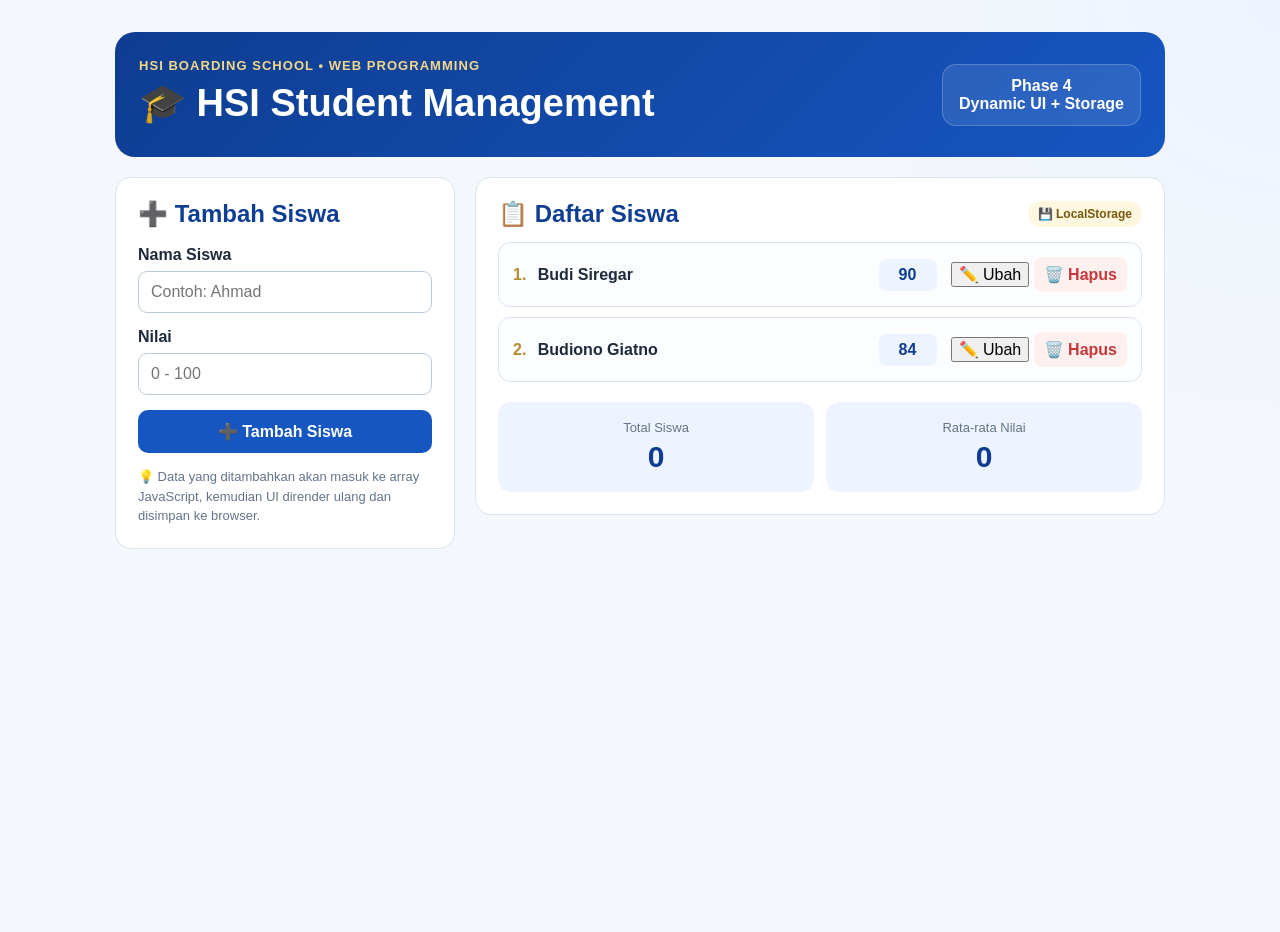
<file: Semester 1/Materi/day 9/index.html>
<!DOCTYPE html>
<html lang="id">
<head>
  <meta charset="UTF-8">
  <meta name="viewport" content="width=device-width, initial-scale=1.0">
  <title>HSI Student Management</title>
  <style>
    :root {
      --blue:#1656c1; --blue-dark:#0e3d91; --blue-soft:#edf4ff;
      --gold:#b58b2f; --gold-soft:#fff7df; --white:#fff; --bg:#f4f7fb;
      --text:#1e293b; --muted:#64748b; --border:#dbe4f0;
      --danger:#c63737; --danger-soft:#fff0f0; --radius:16px;
    }
    *{box-sizing:border-box}
    body{margin:0;min-height:100vh;font-family:Arial,sans-serif;background:radial-gradient(circle at top right,#edf4ff 0,transparent 30%),var(--bg);color:var(--text)}
    button,input{font:inherit} button{cursor:pointer}
    .page{width:min(1050px,calc(100% - 30px));margin:32px auto 50px}
    .header{display:flex;justify-content:space-between;align-items:center;gap:20px;padding:24px;margin-bottom:20px;color:var(--white);background:linear-gradient(135deg,var(--blue-dark),var(--blue));border-radius:20px}
    .school{display:inline-block;margin-bottom:8px;font-size:13px;font-weight:bold;letter-spacing:.08em;color:#f5d784}
    .header h1{margin:0 0 8px;font-size:clamp(24px,5vw,38px)}
    .header p{margin:0;max-width:650px;line-height:1.5;color:#dbeafe}
    .phase-badge{flex-shrink:0;padding:12px 16px;border:1px solid rgba(255,255,255,.2);border-radius:14px;text-align:center;font-weight:bold;background:rgba(255,255,255,.1)}
    .concept-row{display:grid;grid-template-columns:repeat(4,1fr);gap:10px;margin-bottom:20px}
    .concept{padding:13px;background:var(--white);border:1px solid var(--border);border-radius:13px;text-align:center;font-weight:bold;font-size:14px}
    .concept span{display:block;margin-top:4px;color:var(--muted);font-size:12px;font-weight:normal}
    .app-grid{display:grid;grid-template-columns:340px 1fr;gap:20px;align-items:start}
    .card{background:var(--white);border:1px solid var(--border);border-radius:var(--radius);padding:22px}
    .card h2{margin:0 0 18px;color:var(--blue-dark)}
    label{display:block;margin-bottom:7px;font-weight:bold}
    input{width:100%;padding:11px 12px;margin-bottom:15px;border:1px solid #bcc9d9;border-radius:9px;outline:none}
    input:focus{border-color:var(--blue);box-shadow:0 0 0 3px var(--blue-soft)}
    .primary-btn{width:100%;padding:12px;border:0;border-radius:10px;color:var(--white);background:var(--blue);font-weight:bold}
    .primary-btn:hover{background:var(--blue-dark)}
    .form-note{margin:14px 0 0;color:var(--muted);font-size:13px;line-height:1.5}
    .list-header{display:flex;justify-content:space-between;align-items:center;gap:10px;margin-bottom:14px}
    .list-header h2{margin:0}
    .saved-status{padding:6px 10px;border-radius:999px;color:#76580c;background:var(--gold-soft);font-size:12px;font-weight:bold}
    .student-list{display:grid;gap:10px}
    .student-item{display:grid;grid-template-columns:1fr auto auto;align-items:center;gap:14px;padding:14px;border:1px solid var(--border);border-radius:12px;background:#fbfdff}
    .student-name{font-weight:bold}
    .student-number{display:inline-block;margin-right:7px;color:var(--gold)}
    .score{min-width:58px;padding:7px 10px;border-radius:8px;text-align:center;font-weight:bold;color:var(--blue-dark);background:var(--blue-soft)}
    .delete-btn{border:0;border-radius:8px;padding:8px 10px;color:var(--danger);background:var(--danger-soft);font-weight:bold}
    .empty{padding:28px;border:1px dashed #b9c7d8;border-radius:12px;text-align:center;color:var(--muted);background:#fbfdff}
    .stats{display:grid;grid-template-columns:repeat(2,1fr);gap:12px;margin-top:20px}
    .stat-box{padding:18px;border-radius:13px;text-align:center;color:var(--blue-dark);background:var(--blue-soft)}
    .stat-box span{display:block;margin-bottom:5px;color:var(--muted);font-size:13px}
    .stat-box strong{font-size:30px}
    @media(max-width:800px){.app-grid{grid-template-columns:1fr}.concept-row{grid-template-columns:repeat(2,1fr)}.header{align-items:flex-start;flex-direction:column}}
    @media(max-width:520px){.page{width:min(100% - 18px,1050px);margin-top:15px}.concept-row{grid-template-columns:1fr}.student-item{grid-template-columns:1fr auto}.score{grid-column:2;grid-row:1}.delete-btn{grid-column:1/-1}}
  </style>
  <!-- defer adalah atribut yang digunakan untuk menunda penggunaan JS hingga halaman selesai dimuat -->
  <script src="script.js" defer></script>
</head>
<body>
  <main class="page">
    <header class="header">
      <div>
        <span class="school">HSI BOARDING SCHOOL • WEB PROGRAMMING</span>
        <h1>🎓 HSI Student Management</h1>
      </div>
      <div class="phase-badge">Phase 4<br>Dynamic UI + Storage</div>
    </header>

    <section class="app-grid">
      <section class="card">
        <h2>➕ Tambah Siswa</h2>
        <form id="studentForm">
          <label for="studentName">Nama Siswa</label>
          <input id="studentName" type="text" placeholder="Contoh: Ahmad" autocomplete="off" required>

          <label for="studentScore">Nilai</label>
          <input id="studentScore" type="number" min="0" max="100" placeholder="0 - 100" required>

          <button class="primary-btn" type="submit">➕ Tambah Siswa</button>
        </form>
        <p class="form-note">💡 Data yang ditambahkan akan masuk ke array JavaScript, kemudian UI dirender ulang dan disimpan ke browser.</p>
      </section>

      <section class="card">
        <div class="list-header">
          <h2>📋 Daftar Siswa</h2>
          <span class="saved-status">💾 LocalStorage</span>
        </div>

        <div id="studentList" class="student-list"></div>

        <div class="stats">
          <div class="stat-box"><span>Total Siswa</span><strong id="totalStudents">0</strong></div>
          <div class="stat-box"><span>Rata-rata Nilai</span><strong id="averageScore">0</strong></div>
        </div>
      </section>
    </section>
  </main>
</body>
</html>
</file>
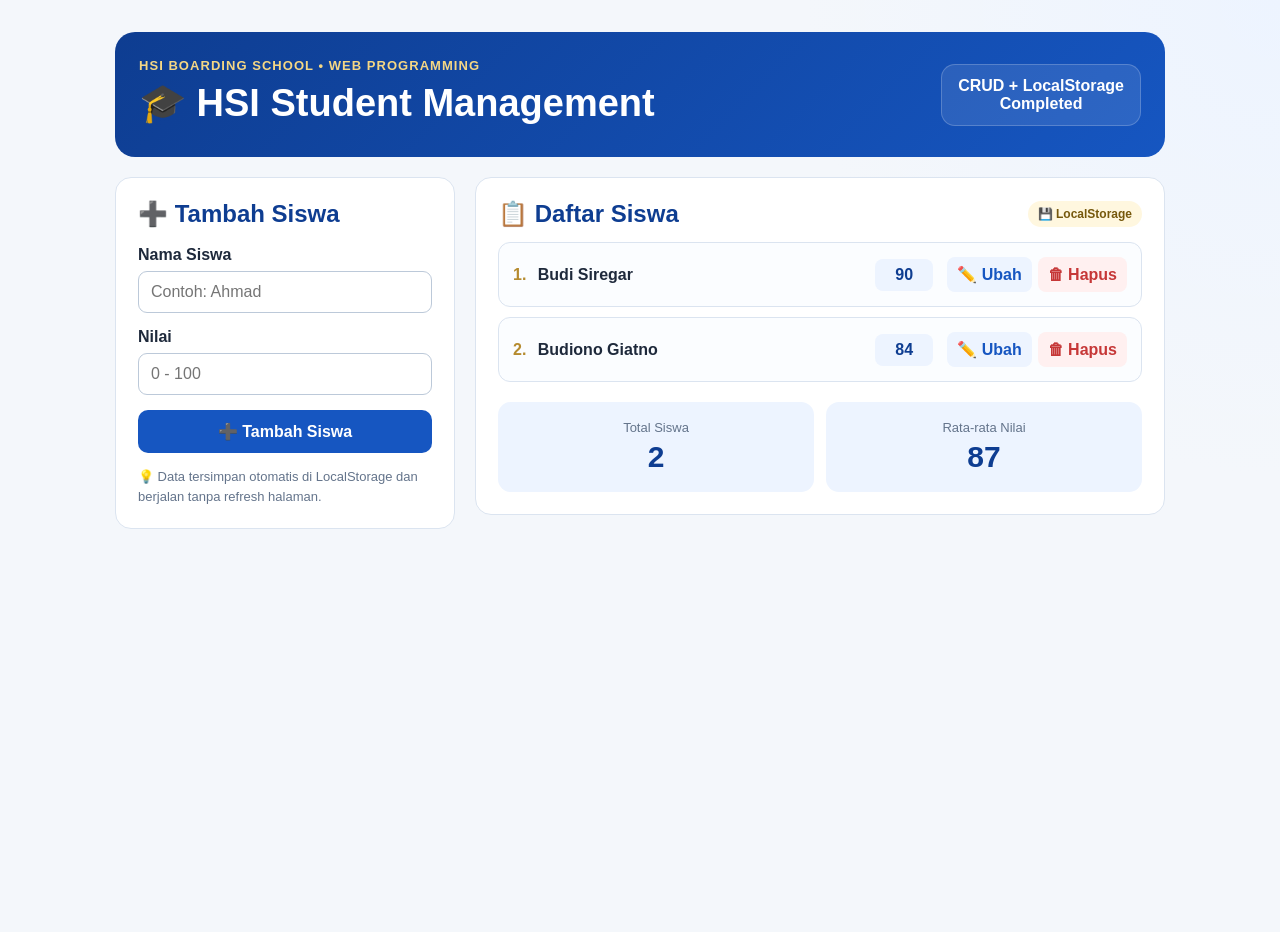
<file: Semester 1/Tugas/Tugas Pekan 3/index.html>
<!DOCTYPE html>
<html lang="id">
<head>
  <meta charset="UTF-8">
  <meta name="viewport" content="width=device-width, initial-scale=1.0">
  <title>HSI Student Management</title>
  <style>
    :root {
      --blue: #1656c1;
      --blue-dark: #0e3d91;
      --blue-soft: #edf4ff;
      --gold: #b58b2f;
      --gold-soft: #fff7df;
      --white: #fff;
      --bg: #f4f7fb;
      --text: #1e293b;
      --muted: #64748b;
      --border: #dbe4f0;
      --danger: #c63737;
      --danger-soft: #fff0f0;
      --radius: 16px;
      --success: #10b981;
      --success-soft: #ecfdf5;
    }

    * {
      box-sizing: border-box;
    }

    body {
      margin: 0;
      min-height: 100vh;
      font-family: Arial, sans-serif;
      background: radial-gradient(circle at top right, #edf4ff 0, transparent 30%), var(--bg);
      color: var(--text);
    }

    button, input {
      font: inherit;
    }

    button {
      cursor: pointer;
    }

    .page {
      width: min(1050px, calc(100% - 30px));
      margin: 32px auto 50px;
    }

    .header {
      display: flex;
      justify-content: space-between;
      align-items: center;
      gap: 20px;
      padding: 24px;
      margin-bottom: 20px;
      color: var(--white);
      background: linear-gradient(135deg, var(--blue-dark), var(--blue));
      border-radius: 20px;
    }

    .school {
      display: inline-block;
      margin-bottom: 8px;
      font-size: 13px;
      font-weight: bold;
      letter-spacing: .08em;
      color: #f5d784;
    }

    .header h1 {
      margin: 0 0 8px;
      font-size: clamp(24px, 5vw, 38px);
    }

    .header p {
      margin: 0;
      max-width: 650px;
      line-height: 1.5;
      color: #dbeafe;
    }

    .phase-badge {
      flex-shrink: 0;
      padding: 12px 16px;
      border: 1px solid rgba(255, 255, 255, .2);
      border-radius: 14px;
      text-align: center;
      font-weight: bold;
      background: rgba(255, 255, 255, .1);
    }
    
    /* Alert / Notifikasi */
    .alert {
      padding: 12px 16px;
      border-radius: 10px;
      margin-bottom: 15px;
      font-size: 14px;
      font-weight: bold;
      display: none;
    }

    .alert.success {
      background-color: var(--success-soft);
      color: var(--success);
      border: 1px solid #a7f3d0;
      display: block;
    }

    .app-grid {
      display: grid;
      grid-template-columns: 340px 1fr;
      gap: 20px;
      align-items: start;
    }

    .card {
      background: var(--white);
      border: 1px solid var(--border);
      border-radius: var(--radius);
      padding: 22px;
    }

    .card h2 {
      margin: 0 0 18px;
      color: var(--blue-dark);
    }

    label {
      display: block;
      margin-bottom: 7px;
      font-weight: bold;
    }

    input {
      width: 100%;
      padding: 11px 12px;
      margin-bottom: 15px;
      border: 1px solid #bcc9d9;
      border-radius: 9px;
      outline: none;
    }

    input:focus {
      border-color: var(--blue);
      box-shadow: 0 0 0 3px var(--blue-soft);
    }
    
    .btn-group {
      display: flex;
      gap: 8px;
    }

    .primary-btn {
      width: 100%;
      padding: 12px;
      border: 0;
      border-radius: 10px;
      color: var(--white);
      background: var(--blue);
      font-weight: bold;
    }

    .primary-btn:hover {
      background: var(--blue-dark);
    }
    
    .cancel-btn {
      padding: 12px 16px;
      border: 1px solid var(--border);
      border-radius: 10px;
      color: var(--muted);
      background: var(--white);
      font-weight: bold;
      display: none;
    }

    .cancel-btn:hover {
      background: #f1f5f9;
    }

    .form-note {
      margin: 14px 0 0;
      color: var(--muted);
      font-size: 13px;
      line-height: 1.5;
    }

    .list-header {
      display: flex;
      justify-content: space-between;
      align-items: center;
      gap: 10px;
      margin-bottom: 14px;
    }

    .list-header h2 {
      margin: 0;
    }

    .saved-status {
      padding: 6px 10px;
      border-radius: 999px;
      color: #76580c;
      background: var(--gold-soft);
      font-size: 12px;
      font-weight: bold;
    }

    .student-list {
      display: grid;
      gap: 10px;
      max-height: 400px;
      overflow-y: auto;
    }

    .student-item {
      display: grid;
      grid-template-columns: 1fr auto auto;
      align-items: center;
      gap: 14px;
      padding: 14px;
      border: 1px solid var(--border);
      border-radius: 12px;
      background: #fbfdff;
    }

    .student-name {
      font-weight: bold;
    }

    .student-number {
      display: inline-block;
      margin-right: 7px;
      color: var(--gold);
    }

    .score {
      min-width: 58px;
      padding: 7px 10px;
      border-radius: 8px;
      text-align: center;
      font-weight: bold;
      color: var(--blue-dark);
      background: var(--blue-soft);
    }
    
    .action-buttons {
      display: flex;
      gap: 6px;
    }

    .edit-btn {
      border: 0;
      border-radius: 8px;
      padding: 8px 10px;
      color: var(--blue);
      background: var(--blue-soft);
      font-weight: bold;
    }

    .delete-btn {
      border: 0;
      border-radius: 8px;
      padding: 8px 10px;
      color: var(--danger);
      background: var(--danger-soft);
      font-weight: bold;
    }
    
    .empty {
      padding: 28px;
      border: 1px dashed #b9c7d8;
      border-radius: 12px;
      text-align: center;
      color: var(--muted);
      background: #fbfdff;
    }

    .stats {
      display: grid;
      grid-template-columns: repeat(2, 1fr);
      gap: 12px;
      margin-top: 20px;
    }

    .stat-box {
      padding: 18px;
      border-radius: 13px;
      text-align: center;
      color: var(--blue-dark);
      background: var(--blue-soft);
    }

    .stat-box span {
      display: block;
      margin-bottom: 5px;
      color: var(--muted);
      font-size: 13px;
    }

    .stat-box strong {
      font-size: 30px;
    }

    @media (max-width: 800px) {
      .app-grid {
        grid-template-columns: 1fr;
      }
      .header {
        align-items: flex-start;
        flex-direction: column;
      }
    }
  </style>
  <script src="main.js" defer></script>
</head>
<body>
  <main class="page">
    <header class="header">
      <div>
        <span class="school">HSI BOARDING SCHOOL • WEB PROGRAMMING</span>
        <h1>🎓 HSI Student Management</h1>
      </div>
      <div class="phase-badge">CRUD + LocalStorage<br>Completed</div>
    </header>

    <section class="app-grid">
      <section class="card">
        <h2 id="formTitle">➕ Tambah Siswa</h2>
        
        <!-- Notifikasi Pesan -->
        <div id="alertMessage" class="alert"></div>

        <form id="studentForm">
          <input type="hidden" id="studentIndex" value="">
          
          <label for="studentName">Nama Siswa</label>
          <input id="studentName" type="text" placeholder="Contoh: Ahmad" autocomplete="off" required>

          <label for="studentScore">Nilai</label>
          <input id="studentScore" type="number" min="0" max="100" placeholder="0 - 100" required>

          <div class="btn-group">
            <button class="primary-btn" id="submitBtn" type="submit">➕ Tambah Siswa</button>
            <button class="cancel-btn" id="cancelBtn" type="button">Batal</button>
          </div>
        </form>
        <p class="form-note">💡 Data tersimpan otomatis di LocalStorage dan berjalan tanpa refresh halaman.</p>
      </section>

      <section class="card">
        <div class="list-header">
          <h2>📋 Daftar Siswa</h2>
          <span class="saved-status">💾 LocalStorage</span>
        </div>

        <div id="studentList" class="student-list"></div>

        <div class="stats">
          <div class="stat-box">
            <span>Total Siswa</span>
            <strong id="totalStudents">0</strong>
          </div>
          <div class="stat-box">
            <span>Rata-rata Nilai</span>
            <strong id="averageScore">0</strong>
          </div>
        </div>
      </section>
    </section>
  </main>
</body>
</html>
</file>
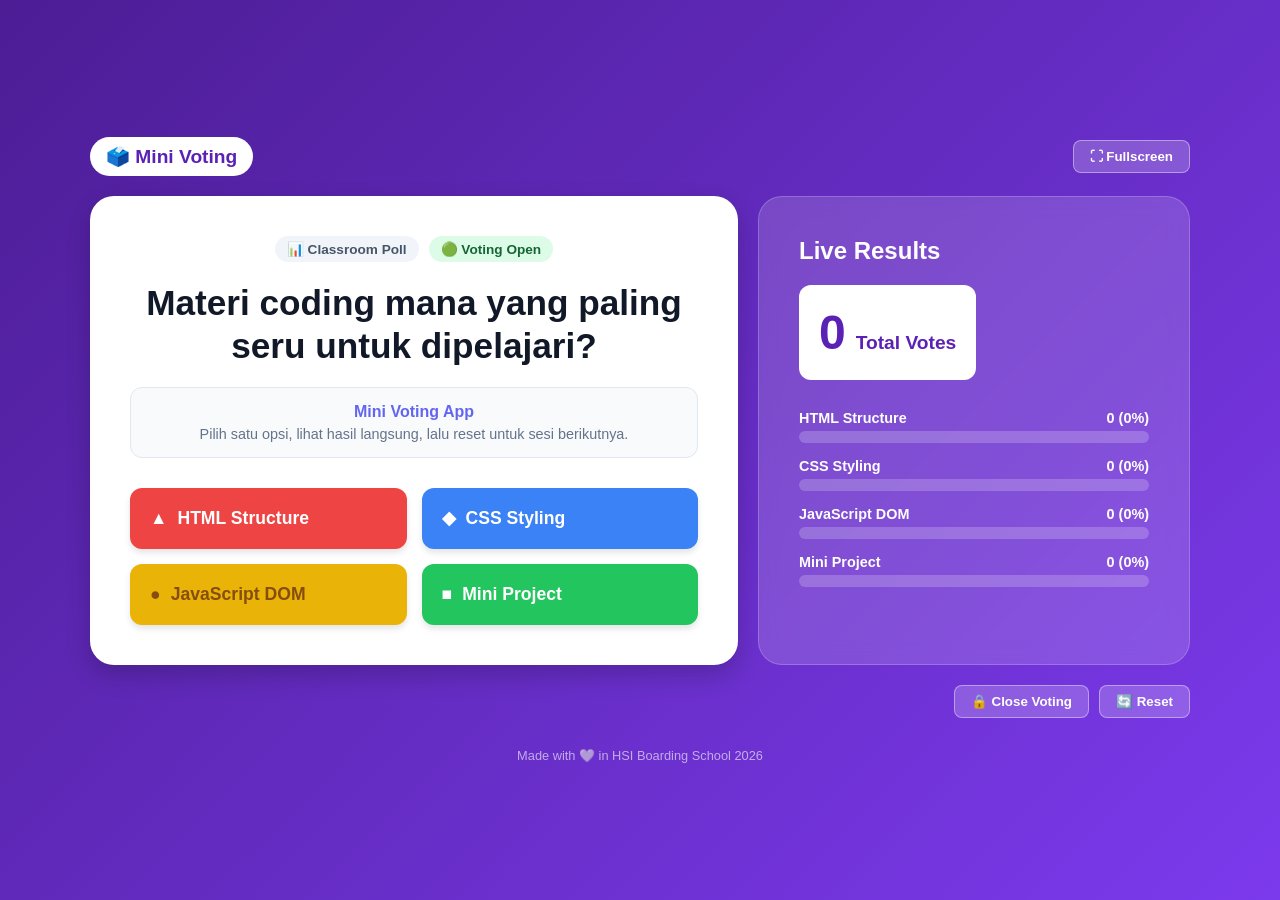
<file: Semester 1/Tugas/Tugas Montly 1/APLIKASI PEMUNGUTAN SUARA MINI/index.html>
<!DOCTYPE html>
<html lang="id">
<head>
    <meta charset="UTF-8">
    <meta name="viewport" content="width=device-width, initial-scale=1.0">
    <title>Mini Voting App - HSI BS</title>
    <link rel="stylesheet" href="style.css">
</head>
<body>
    <div class="app-container">
        <!-- Header -->
        <header>
            <div class="logo">🗳️ Mini Voting</div>
            <button id="fullscreen-btn" class="btn-secondary">⛶ Fullscreen</button>
        </header>

        <!-- Main Content Grid -->
        <main class="grid-container">
            <!-- Panel Kiri: Voting -->
            <section class="voting-panel">
                <div class="badges">
                    <span class="badge gray">📊 Classroom Poll</span>
                    <span class="badge green">🟢 Voting Open</span>
                </div>
                
                <h1>Materi coding mana yang paling seru untuk dipelajari?</h1>
                
                <div class="description-box">
                    <strong>Mini Voting App</strong>
                    <p>Pilih satu opsi, lihat hasil langsung, lalu reset untuk sesi berikutnya.</p>
                </div>

                <div class="voting-options">
                    <button class="vote-btn red" data-choice="html">
                        <span class="icon">▲</span> HTML Structure
                    </button>
                    <button class="vote-btn blue" data-choice="css">
                        <span class="icon">◆</span> CSS Styling
                    </button>
                    <button class="vote-btn yellow" data-choice="js">
                        <span class="icon">●</span> JavaScript DOM
                    </button>
                    <button class="vote-btn green-btn" data-choice="project">
                        <span class="icon">■</span> Mini Project
                    </button>
                </div>
            </section>

            <!-- Panel Kanan: Live Results -->
            <section class="results-panel">
                <h2>Live Results</h2>
                
                <div class="total-votes-box">
                    <span id="total-count">0</span>
                    <span class="total-label">Total Votes</span>
                </div>

                <div class="progress-container" id="progress-container">
                    <!-- Progress bars akan di-generate oleh JavaScript -->
                </div>
            </section>
        </main>

        <!-- Footer / Controls -->
        <footer>
            <div class="feedback" id="feedback-toast">
                <!-- Pesan masuk di sini -->
            </div>
            <div class="controls">
                <button id="close-voting-btn" class="btn-secondary">🔒 Close Voting</button>
                <button id="reset-btn" class="btn-secondary">🔄 Reset</button>
            </div>
        </footer>
        
        <div class="credits">Made with 🤍 in HSI Boarding School 2026</div>
    </div>

    <script src="script.js"></script>
</body>
</html>
</file>
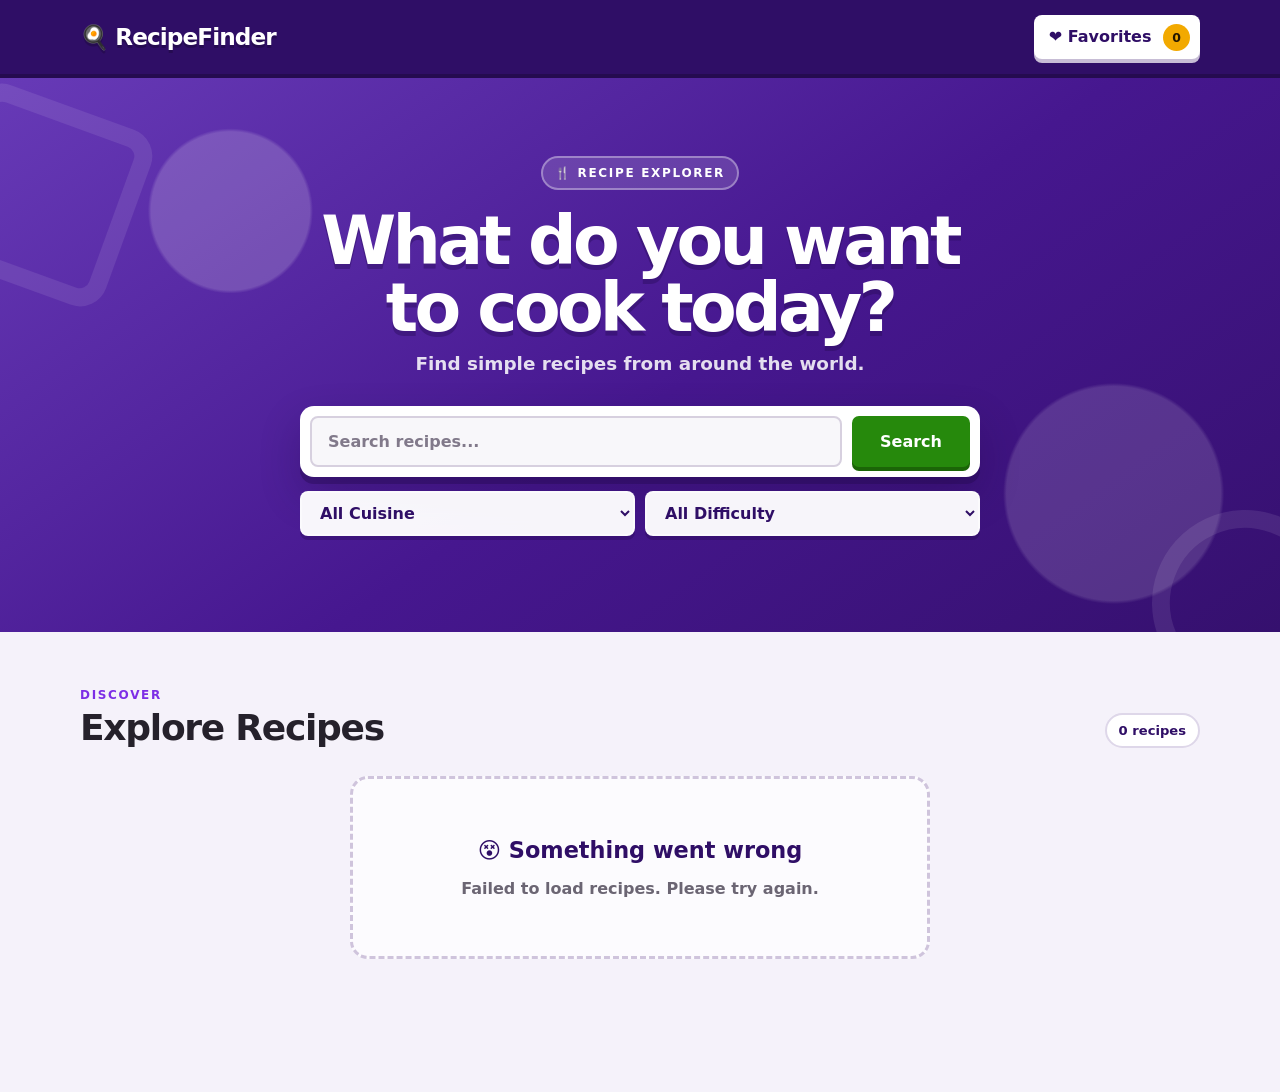
<file: Semester 1/Tugas/Tugas Montly 2/RECIPE FINDER API/index.html>
<!DOCTYPE html>
<html lang="id">
<head>
  <meta charset="UTF-8">
  <meta name="viewport" content="width=device-width, initial-scale=1.0">
  <title>Recipe Finder</title>
  <link rel="stylesheet" href="style.css">
</head>
<body>
  <header class="navbar">
    <div class="container navbar-content">
      <a href="#" class="brand">🍳 RecipeFinder</a>
      <button id="favorite-button" class="favorite-button">
        ❤️ Favorites <span id="favorite-count">0</span>
      </button>
    </div>
  </header>

  <main>
    <section class="hero">
      <div class="container hero-content">
        <p class="eyebrow">🍴 RECIPE EXPLORER</p>
        <h1>What do you want to cook today?</h1>
        <p class="hero-description">Find simple recipes from around the world.</p>

        <form id="search-form" class="search-form">
          <input type="search" id="search-input" placeholder="Search recipes...">
          <button type="submit">Search</button>
        </form>

        <div class="filters">
          <select id="cuisine-filter">
            <option value="">All Cuisine</option>
          </select>
          <select id="difficulty-filter">
            <option value="">All Difficulty</option>
            <option value="Easy">Easy</option>
            <option value="Medium">Medium</option>
          </select>
        </div>
      </div>
    </section>

    <section class="recipes-section">
      <div class="container">
        <div class="section-header">
          <div>
            <p class="section-label">DISCOVER</p>
            <h2 id="section-title">Explore Recipes</h2>
          </div>
          <div class="results-summary">
            <p id="recipe-count" aria-live="polite">0 recipes</p>
            <button
              id="reset-filter-button"
              class="reset-filter-button"
              type="button"
              hidden
              aria-label="Reset search and filters"
              title="Reset search and filters"
            >
              <span class="reset-emoji" aria-hidden="true">🔄</span>
              <span>Reset</span>
            </button>
          </div>
        </div>

        <div id="loading-state" class="state-message">
          <span class="loader"></span>
          <p>Loading recipes...</p>
        </div>

        <div id="error-state" class="state-message" hidden>
          <h3>😵 Something went wrong</h3>
          <p>Failed to load recipes. Please try again.</p>
        </div>

        <div id="empty-state" class="state-message" hidden>
          <h3>🔍 Recipe not found</h3>
          <p>Try another keyword or filter.</p>
        </div>

        <div id="recipe-grid" class="recipe-grid" hidden></div>
      </div>
    </section>
  </main>

  <dialog id="recipe-dialog">
    <button id="close-dialog" class="close-dialog" aria-label="Close">×</button>
    <div id="dialog-content"></div>
  </dialog>

  <script src="main.js"></script>
</body>
</html>
</file>
<file: Semester 1/Tugas/Tugas Montly 1/APLIKASI PEMUNGUTAN SUARA MINI/style.css>
:root {
    --bg-color: #5b21b6; /* Latar belakang ungu */
    --panel-left: #ffffff;
    --panel-right: rgba(255, 255, 255, 0.15);
    
    /* Warna Kandidat */
    --red: #ef4444;
    --blue: #3b82f6;
    --yellow: #eab308;
    --green: #22c55e;
    
    --text-dark: #1e293b;
    --text-light: #ffffff;
    --border-radius-lg: 24px;
    --border-radius-md: 12px;
}

* {
    margin: 0;
    padding: 0;
    box-sizing: border-box;
    font-family: 'Segoe UI', Tahoma, Geneva, Verdana, sans-serif;
}

body {
    background: linear-gradient(135deg, #4c1d95, #7c3aed);
    color: var(--text-dark);
    min-height: 100vh;
    display: flex;
    justify-content: center;
    align-items: center;
    padding: 20px;
}

.app-container {
    width: 100%;
    max-width: 1100px;
    display: flex;
    flex-direction: column;
    gap: 20px;
}

/* Header */
header {
    display: flex;
    justify-content: space-between;
    align-items: center;
    color: var(--text-light);
}

.logo {
    font-size: 1.2rem;
    font-weight: bold;
    background: white;
    color: var(--bg-color);
    padding: 8px 16px;
    border-radius: 20px;
}

/* Grid Layout */
.grid-container {
    display: grid;
    grid-template-columns: 1fr;
    gap: 20px;
}

@media (min-width: 768px) {
    .grid-container {
        grid-template-columns: 1.5fr 1fr;
    }
}

/* Panel Kiri (Voting) */
.voting-panel {
    background: var(--panel-left);
    border-radius: var(--border-radius-lg);
    padding: 40px;
    box-shadow: 0 10px 25px rgba(0,0,0,0.2);
}

.badges {
    display: flex;
    gap: 10px;
    margin-bottom: 20px;
    justify-content: center;
}

.badge {
    padding: 5px 12px;
    border-radius: 20px;
    font-size: 0.85rem;
    font-weight: bold;
}

.badge.gray { background: #f1f5f9; color: #475569; }
.badge.green { background: #dcfce7; color: #166534; }

h1 {
    text-align: center;
    font-size: 2.2rem;
    line-height: 1.2;
    margin-bottom: 20px;
    color: #111827;
}

.description-box {
    background: #f8fafc;
    border: 1px solid #e2e8f0;
    padding: 15px;
    border-radius: var(--border-radius-md);
    text-align: center;
    margin-bottom: 30px;
}

.description-box strong {
    color: #6366f1;
    display: block;
    margin-bottom: 5px;
}

.description-box p {
    font-size: 0.9rem;
    color: #64748b;
}

/* Tombol Voting */
.voting-options {
    display: grid;
    grid-template-columns: 1fr 1fr;
    gap: 15px;
}

.vote-btn {
    border: none;
    padding: 20px;
    border-radius: var(--border-radius-md);
    font-size: 1.1rem;
    font-weight: bold;
    color: white;
    cursor: pointer;
    display: flex;
    align-items: center;
    gap: 10px;
    transition: transform 0.2s, box-shadow 0.2s;
    box-shadow: 0 4px 6px rgba(0,0,0,0.1);
}

.vote-btn:hover:not(:disabled) {
    transform: translateY(-3px);
    box-shadow: 0 6px 12px rgba(0,0,0,0.2);
}

.vote-btn:disabled {
    opacity: 0.6;
    cursor: not-allowed;
}

.vote-btn.red { background-color: var(--red); }
.vote-btn.blue { background-color: var(--blue); }
.vote-btn.yellow { background-color: var(--yellow); color: #854d0e; }
.vote-btn.green-btn { background-color: var(--green); }

/* Panel Kanan (Results) */
.results-panel {
    background: var(--panel-right);
    backdrop-filter: blur(10px);
    border: 1px solid rgba(255, 255, 255, 0.2);
    border-radius: var(--border-radius-lg);
    padding: 40px;
    color: var(--text-light);
}

.results-panel h2 {
    margin-bottom: 20px;
}

.total-votes-box {
    background: white;
    color: var(--bg-color);
    padding: 20px;
    border-radius: var(--border-radius-md);
    display: inline-flex;
    align-items: baseline;
    gap: 10px;
    margin-bottom: 30px;
}

#total-count {
    font-size: 3rem;
    font-weight: 900;
}

.total-label {
    font-weight: bold;
    font-size: 1.2rem;
}

/* Progress Bars */
.progress-item {
    margin-bottom: 15px;
}

.progress-header {
    display: flex;
    justify-content: space-between;
    font-size: 0.9rem;
    font-weight: bold;
    margin-bottom: 5px;
}

.progress-track {
    background: rgba(255, 255, 255, 0.2);
    height: 12px;
    border-radius: 10px;
    overflow: hidden;
}

.progress-fill {
    height: 100%;
    width: 0%;
    border-radius: 10px;
    transition: width 0.5s ease-out;
}

/* Footer Controls */
footer {
    display: flex;
    justify-content: space-between;
    align-items: center;
    color: var(--text-light);
}

.feedback {
    font-weight: bold;
    font-size: 0.95rem;
    opacity: 0;
    transition: opacity 0.3s;
}

.feedback.show {
    opacity: 1;
}

.controls {
    display: flex;
    gap: 10px;
}

.btn-secondary {
    background: rgba(255, 255, 255, 0.2);
    border: 1px solid rgba(255, 255, 255, 0.4);
    color: white;
    padding: 8px 16px;
    border-radius: 8px;
    cursor: pointer;
    font-weight: bold;
    transition: background 0.2s;
}

.btn-secondary:hover {
    background: rgba(255, 255, 255, 0.3);
}

.credits {
    text-align: center;
    color: rgba(255, 255, 255, 0.6);
    font-size: 0.8rem;
    margin-top: 10px;
}
</file>
<file: Semester 1/Tugas/Tugas Montly 2/RECIPE FINDER API/style.css>
:root {
  --purple: #46178f;
  --purple-dark: #2f0e66;
  --purple-light: #7d2ee6;
  --red: #e21b3c;
  --red-dark: #b3132f;
  --blue: #1368ce;
  --blue-dark: #0e4f9f;
  --gold: #f2a900;
  --gold-dark: #bd8300;
  --green: #26890c;
  --green-dark: #1b6507;
  --ink: #25212b;
  --muted: #6b6573;
  --surface: #ffffff;
  --page: #f5f2fa;
  --border: #ded7e9;
  --shadow: 0 5px 0 rgba(39, 13, 78, 0.14), 0 12px 30px rgba(39, 13, 78, 0.1);
  --font: "Arial Rounded MT Bold", "Nunito Sans", Nunito, Inter, system-ui, -apple-system, BlinkMacSystemFont, "Segoe UI", sans-serif;
}

* {
  box-sizing: border-box;
}

html {
  scroll-behavior: smooth;
}

body {
  min-width: 320px;
  margin: 0;
  background: var(--page);
  color: var(--ink);
  font-family: var(--font);
  font-weight: 600;
  -webkit-font-smoothing: antialiased;
}

button,
input,
select {
  font: inherit;
}

button,
select {
  cursor: pointer;
}

button,
input,
select,
a {
  -webkit-tap-highlight-color: transparent;
}

button:focus-visible,
input:focus-visible,
select:focus-visible,
a:focus-visible {
  outline: 4px solid #fff;
  outline-offset: 3px;
  box-shadow: 0 0 0 7px var(--blue);
}

.container {
  width: min(1120px, calc(100% - 40px));
  margin-inline: auto;
}

.navbar {
  position: relative;
  z-index: 10;
  background: var(--purple-dark);
  border-bottom: 4px solid rgba(0, 0, 0, 0.22);
}

.navbar-content {
  min-height: 74px;
  display: flex;
  align-items: center;
  justify-content: space-between;
  gap: 20px;
}

.brand {
  color: #fff;
  text-decoration: none;
  font-size: clamp(1.15rem, 2vw, 1.45rem);
  font-weight: 900;
  letter-spacing: -0.04em;
  text-shadow: 0 3px 0 rgba(0, 0, 0, 0.2);
}

.favorite-button {
  min-height: 44px;
  padding: 8px 10px 8px 15px;
  border: 0;
  border-radius: 8px;
  background: #fff;
  box-shadow: 0 4px 0 #c7bdd5;
  color: var(--purple-dark);
  font-weight: 900;
  transition: transform 120ms ease, box-shadow 120ms ease;
}

.favorite-button:hover {
  transform: translateY(-2px);
  box-shadow: 0 6px 0 #c7bdd5;
}

.favorite-button:active {
  transform: translateY(4px);
  box-shadow: 0 0 0 #c7bdd5;
}

#favorite-count {
  min-width: 27px;
  height: 27px;
  display: inline-flex;
  align-items: center;
  justify-content: center;
  margin-left: 6px;
  padding-inline: 6px;
  border-radius: 999px;
  background: var(--gold);
  color: #241700;
  font-size: 0.78rem;
  font-weight: 900;
}

.hero {
  position: relative;
  isolation: isolate;
  overflow: hidden;
  padding: 78px 0 96px;
  background:
    radial-gradient(circle at 18% 24%, rgba(255, 255, 255, 0.18) 0 7%, transparent 7.3%),
    radial-gradient(circle at 87% 75%, rgba(255, 255, 255, 0.14) 0 9%, transparent 9.3%),
    linear-gradient(145deg, #673ab7 0%, var(--purple) 54%, #35106e 100%);
  color: #fff;
}

.hero::before,
.hero::after {
  content: "";
  position: absolute;
  z-index: -1;
  width: 150px;
  height: 150px;
  border: 18px solid rgba(255, 255, 255, 0.09);
  transform: rotate(20deg);
}

.hero::before {
  top: 24px;
  left: -52px;
  border-radius: 28px;
}

.hero::after {
  right: -58px;
  bottom: -64px;
  border-radius: 50%;
}

.hero-content {
  max-width: 800px;
  text-align: center;
}

.eyebrow,
.section-label {
  margin: 0;
  font-size: 0.75rem;
  font-weight: 900;
  letter-spacing: 0.14em;
}

.eyebrow {
  width: fit-content;
  margin-inline: auto;
  padding: 8px 12px;
  border: 2px solid rgba(255, 255, 255, 0.35);
  border-radius: 999px;
  background: rgba(255, 255, 255, 0.14);
  color: #fff;
}

.hero h1 {
  max-width: 760px;
  margin: 18px auto 12px;
  font-size: clamp(2.35rem, 6vw, 4.25rem);
  font-weight: 900;
  line-height: 0.98;
  letter-spacing: -0.055em;
  text-wrap: balance;
  text-shadow: 0 5px 0 rgba(34, 8, 77, 0.35);
}

.hero-description {
  margin: 0;
  color: rgba(255, 255, 255, 0.86);
  font-size: clamp(1rem, 2vw, 1.15rem);
  font-weight: 700;
}

.search-form {
  max-width: 680px;
  display: flex;
  gap: 10px;
  margin: 32px auto 14px;
  padding: 10px;
  border-radius: 14px;
  background: #fff;
  box-shadow: 0 7px 0 rgba(34, 8, 77, 0.38), 0 18px 40px rgba(24, 5, 55, 0.24);
}

.search-form input {
  min-width: 0;
  flex: 1;
  padding: 14px 16px;
  border: 2px solid #d7d0df;
  border-radius: 8px;
  outline: none;
  background: #f8f7fa;
  color: var(--ink);
  font-weight: 700;
  transition: border-color 150ms ease, background 150ms ease;
}

.search-form input::placeholder {
  color: #81798a;
}

.search-form input:focus {
  border-color: var(--blue);
  background: #fff;
}

.search-form button,
.detail-button {
  border: 0;
  border-radius: 7px;
  color: #fff;
  font-weight: 900;
  transition: transform 100ms ease, filter 150ms ease, box-shadow 100ms ease;
}

.search-form button {
  min-width: 118px;
  padding: 0 24px;
  background: var(--green);
  box-shadow: 0 4px 0 var(--green-dark);
}

.search-form button:hover,
.detail-button:hover {
  filter: brightness(1.08);
  transform: translateY(-1px);
}

.search-form button:active,
.detail-button:active {
  transform: translateY(4px);
  box-shadow: none;
}

.filters {
  max-width: 680px;
  display: flex;
  justify-content: center;
  gap: 10px;
  margin-inline: auto;
}

.filters select {
  min-height: 44px;
  flex: 1;
  padding: 10px 38px 10px 14px;
  border: 2px solid rgba(255, 255, 255, 0.48);
  border-radius: 8px;
  background: rgba(255, 255, 255, 0.96);
  color: var(--purple-dark);
  font-weight: 800;
  box-shadow: 0 4px 0 rgba(35, 7, 76, 0.32);
}

.recipes-section {
  position: relative;
  min-height: 460px;
  padding: 56px 0 88px;
}

.section-header {
  display: flex;
  align-items: end;
  justify-content: space-between;
  gap: 24px;
  margin-bottom: 28px;
}

.section-label {
  color: var(--purple-light);
}

.section-header h2 {
  margin: 5px 0 0;
  font-size: clamp(1.7rem, 3vw, 2.25rem);
  font-weight: 900;
  letter-spacing: -0.035em;
}

#recipe-count {
  margin: 0;
  padding: 8px 12px;
  border: 2px solid var(--border);
  border-radius: 999px;
  background: #fff;
  color: var(--purple-dark);
  font-size: 0.82rem;
  font-weight: 900;
  white-space: nowrap;
}

.results-summary {
  display: flex;
  align-items: center;
  gap: 10px;
}

.reset-filter-button {
  display: inline-flex;
  align-items: center;
  justify-content: center;
  gap: 5px;
  min-height: 30px;
  padding: 5px 9px;
  border: 2px solid var(--border);
  border-radius: 7px;
  background: #fff;
  box-shadow: 0 4px 0 #c6bdcf;
  color: var(--purple-dark);
  font: inherit;
  font-size: 0.75rem;
  font-weight: 900;
  cursor: pointer;
  transition: filter 150ms ease, transform 100ms ease, box-shadow 100ms ease;
}

.reset-filter-button:hover {
  filter: brightness(1.03);
  transform: translateY(-1px);
}

.reset-filter-button:hover .reset-emoji {
  transform: rotate(-25deg) scale(1.18);
}

.reset-filter-button:active {
  box-shadow: none;
  transform: translateY(4px);
}

.reset-filter-button[hidden] {
  display: none;
}

.reset-emoji {
  display: inline-block;
  transform-origin: center;
  transition: transform 180ms ease;
}

.recipe-grid {
  display: grid;
  grid-template-columns: repeat(auto-fill, minmax(245px, 1fr));
  gap: 24px;
}

.recipe-card {
  position: relative;
  overflow: hidden;
  display: flex;
  flex-direction: column;
  border: 0;
  border-radius: 14px;
  background: var(--surface);
  box-shadow: var(--shadow);
  transition: transform 180ms ease, box-shadow 180ms ease;
}

.recipe-card::before {
  content: "";
  position: absolute;
  z-index: 2;
  inset: 0 0 auto;
  height: 7px;
  background: var(--red);
}

.recipe-card:nth-child(4n + 2)::before {
  background: var(--blue);
}

.recipe-card:nth-child(4n + 3)::before {
  background: var(--gold);
}

.recipe-card:nth-child(4n + 4)::before {
  background: var(--green);
}

.recipe-card:hover {
  transform: translateY(-7px) rotate(-0.25deg);
  box-shadow: 0 8px 0 rgba(39, 13, 78, 0.14), 0 20px 40px rgba(39, 13, 78, 0.16);
}

.recipe-card:nth-child(even):hover {
  transform: translateY(-7px) rotate(0.25deg);
}

.recipe-image {
  width: 100%;
  height: 190px;
  display: block;
  object-fit: cover;
  background: #e7e0ef;
}

.recipe-body {
  flex: 1;
  display: flex;
  flex-direction: column;
  padding: 19px;
}

.recipe-cuisine {
  width: fit-content;
  display: inline-block;
  margin-bottom: 8px;
  padding: 5px 8px;
  border-radius: 5px;
  background: #eee5ff;
  color: var(--purple);
  font-size: 0.68rem;
  font-weight: 900;
  letter-spacing: 0.07em;
  text-transform: uppercase;
}

.recipe-title {
  margin: 0 0 13px;
  font-size: 1.12rem;
  font-weight: 900;
  line-height: 1.25;
}

.recipe-meta {
  display: flex;
  flex-wrap: wrap;
  gap: 7px;
  margin-bottom: 18px;
  color: #5c5663;
  font-size: 0.75rem;
  font-weight: 800;
}

.recipe-meta span {
  padding: 5px 7px;
  border-radius: 5px;
  background: #f1eef5;
}

.recipe-actions {
  display: flex;
  gap: 9px;
  margin-top: auto;
}

.detail-button {
  min-height: 42px;
  flex: 1;
  padding: 10px;
  background: var(--blue);
  box-shadow: 0 4px 0 var(--blue-dark);
}

.like-button {
  width: 44px;
  min-height: 42px;
  border: 2px solid #d6cede;
  border-radius: 7px;
  background: #fff;
  box-shadow: 0 4px 0 #c6bdcf;
  color: var(--red);
  font-size: 1.25rem;
  transition: transform 100ms ease, background 150ms ease, box-shadow 100ms ease;
}

.like-button:hover {
  background: #fff0f3;
  transform: translateY(-1px);
}

.like-button:active {
  transform: translateY(4px);
  box-shadow: none;
}

.state-message {
  max-width: 580px;
  margin-inline: auto;
  padding: 58px 24px;
  border: 3px dashed #cfc4dc;
  border-radius: 18px;
  background: rgba(255, 255, 255, 0.7);
  text-align: center;
  color: var(--muted);
}

.state-message h3 {
  margin: 0 0 8px;
  color: var(--purple-dark);
  font-size: 1.4rem;
  font-weight: 900;
}

.state-message p {
  margin-bottom: 0;
}

.loader {
  width: 44px;
  height: 44px;
  display: inline-block;
  border: 6px solid #ded4ed;
  border-top-color: var(--purple);
  border-radius: 50%;
  animation: spin 0.8s linear infinite;
}

@keyframes spin {
  to {
    transform: rotate(360deg);
  }
}

dialog {
  width: min(720px, calc(100% - 28px));
  max-height: min(90vh, 860px);
  padding: 0;
  border: 0;
  border-radius: 16px;
  overflow: auto;
  background: #fff;
  color: var(--ink);
  box-shadow: 0 12px 0 rgba(29, 8, 61, 0.38), 0 30px 80px rgba(20, 4, 45, 0.45);
  animation: dialog-pop 180ms ease-out;
}

dialog::backdrop {
  background: rgba(31, 8, 66, 0.78);
  backdrop-filter: blur(4px);
}

@keyframes dialog-pop {
  from {
    opacity: 0;
    transform: scale(0.95) translateY(14px);
  }
}

.close-dialog {
  position: absolute;
  z-index: 3;
  top: 14px;
  right: 14px;
  width: 42px;
  height: 42px;
  display: grid;
  place-items: center;
  padding: 0 0 3px;
  border: 0;
  border-radius: 8px;
  background: #fff;
  box-shadow: 0 4px 0 #bdb4c8, 0 5px 14px rgba(0, 0, 0, 0.18);
  color: var(--purple-dark);
  font-size: 1.75rem;
  font-weight: 900;
  line-height: 1;
}

.close-dialog:active {
  transform: translateY(4px);
  box-shadow: none;
}

.dialog-image {
  width: 100%;
  height: 310px;
  display: block;
  object-fit: cover;
  background: #e7e0ef;
}

.dialog-body {
  padding: 30px;
}

.dialog-body h2 {
  margin: 2px 0 14px;
  color: var(--purple-dark);
  font-size: clamp(1.7rem, 4vw, 2.4rem);
  font-weight: 900;
  line-height: 1.08;
  letter-spacing: -0.04em;
}

.dialog-meta {
  display: flex;
  flex-wrap: wrap;
  gap: 8px;
  color: #4f4856;
  font-size: 0.84rem;
  font-weight: 800;
}

.dialog-meta span {
  padding: 7px 9px;
  border-radius: 6px;
  background: #f0ecf4;
}

.dialog-body h3 {
  margin: 28px 0 10px;
  color: var(--purple-dark);
  font-size: 1.15rem;
  font-weight: 900;
}

.ingredients {
  display: grid;
  grid-template-columns: repeat(2, minmax(0, 1fr));
  gap: 8px 26px;
  margin: 0;
  padding-left: 21px;
  line-height: 1.55;
}

.ingredients li::marker {
  color: var(--green);
}

.instructions {
  line-height: 1.7;
}

.instructions p {
  margin: 0 0 10px;
  padding: 12px 14px;
  border-left: 5px solid var(--blue);
  border-radius: 0 8px 8px 0;
  background: #f4f8fd;
}

.instructions p:nth-child(4n + 2) {
  border-left-color: var(--red);
  background: #fff4f6;
}

.instructions p:nth-child(4n + 3) {
  border-left-color: var(--gold);
  background: #fff9e8;
}

.instructions p:nth-child(4n + 4) {
  border-left-color: var(--green);
  background: #f3faef;
}

@media (max-width: 680px) {
  .container {
    width: min(1120px, calc(100% - 28px));
  }

  .navbar-content {
    min-height: 66px;
  }

  .favorite-button {
    font-size: 0;
  }

  .favorite-button::before {
    content: "❤️";
    font-size: 1rem;
  }

  #favorite-count {
    font-size: 0.75rem;
  }

  .hero {
    padding: 58px 0 72px;
  }

  .hero h1 {
    font-size: clamp(2.25rem, 12vw, 3.4rem);
  }

  .search-form {
    flex-direction: column;
    padding: 9px;
  }

  .search-form button {
    min-height: 48px;
  }

  .filters {
    flex-direction: column;
  }

  .filters select {
    width: 100%;
    flex: none;
  }

  .recipes-section {
    padding: 44px 0 68px;
  }

  .section-header {
    align-items: flex-start;
    flex-direction: column;
    gap: 14px;
  }

  .results-summary {
    width: 100%;
    justify-content: space-between;
  }

  .recipe-grid {
    grid-template-columns: 1fr;
  }

  .recipe-image {
    height: min(58vw, 240px);
  }

  .dialog-image {
    height: 230px;
  }

  .dialog-body {
    padding: 24px 20px 28px;
  }

  .ingredients {
    grid-template-columns: 1fr;
  }
}

@media (prefers-reduced-motion: reduce) {
  html {
    scroll-behavior: auto;
  }

  *,
  *::before,
  *::after {
    scroll-behavior: auto !important;
    animation-duration: 0.01ms !important;
    animation-iteration-count: 1 !important;
    transition-duration: 0.01ms !important;
  }
}
</file>
